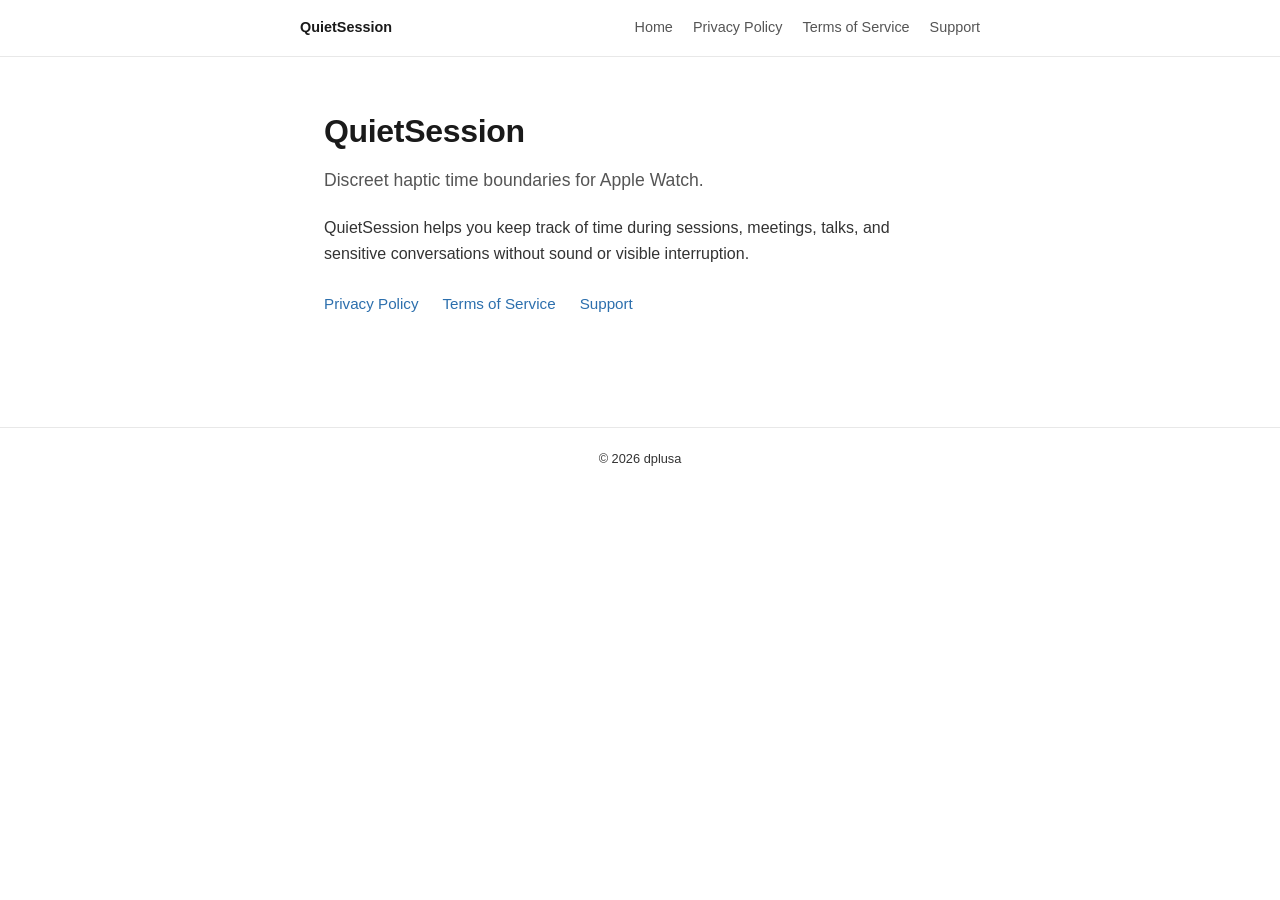
<file: index.html>
<!DOCTYPE html>
<html lang="en">
<head>
  <meta charset="UTF-8">
  <meta name="viewport" content="width=device-width, initial-scale=1.0">
  <title>QuietSession</title>
  <link rel="stylesheet" href="styles.css">
</head>
<body>
  <header class="site-header">
    <nav>
      <a class="brand" href="index.html">QuietSession</a>
      <a href="index.html">Home</a>
      <a href="privacy.html">Privacy Policy</a>
      <a href="terms.html">Terms of Service</a>
      <a href="support.html">Support</a>
    </nav>
  </header>

  <main>
    <section class="hero">
      <h1>QuietSession</h1>
      <p class="subtitle">Discreet haptic time boundaries for Apple Watch.</p>
      <p>QuietSession helps you keep track of time during sessions, meetings, talks, and sensitive conversations without sound or visible interruption.</p>
      <ul class="hero-links">
        <li><a href="privacy.html">Privacy Policy</a></li>
        <li><a href="terms.html">Terms of Service</a></li>
        <li><a href="support.html">Support</a></li>
      </ul>
    </section>
  </main>

  <footer class="site-footer">
    <p>&copy; 2026 dplusa</p>
  </footer>
</body>
</html>
</file>
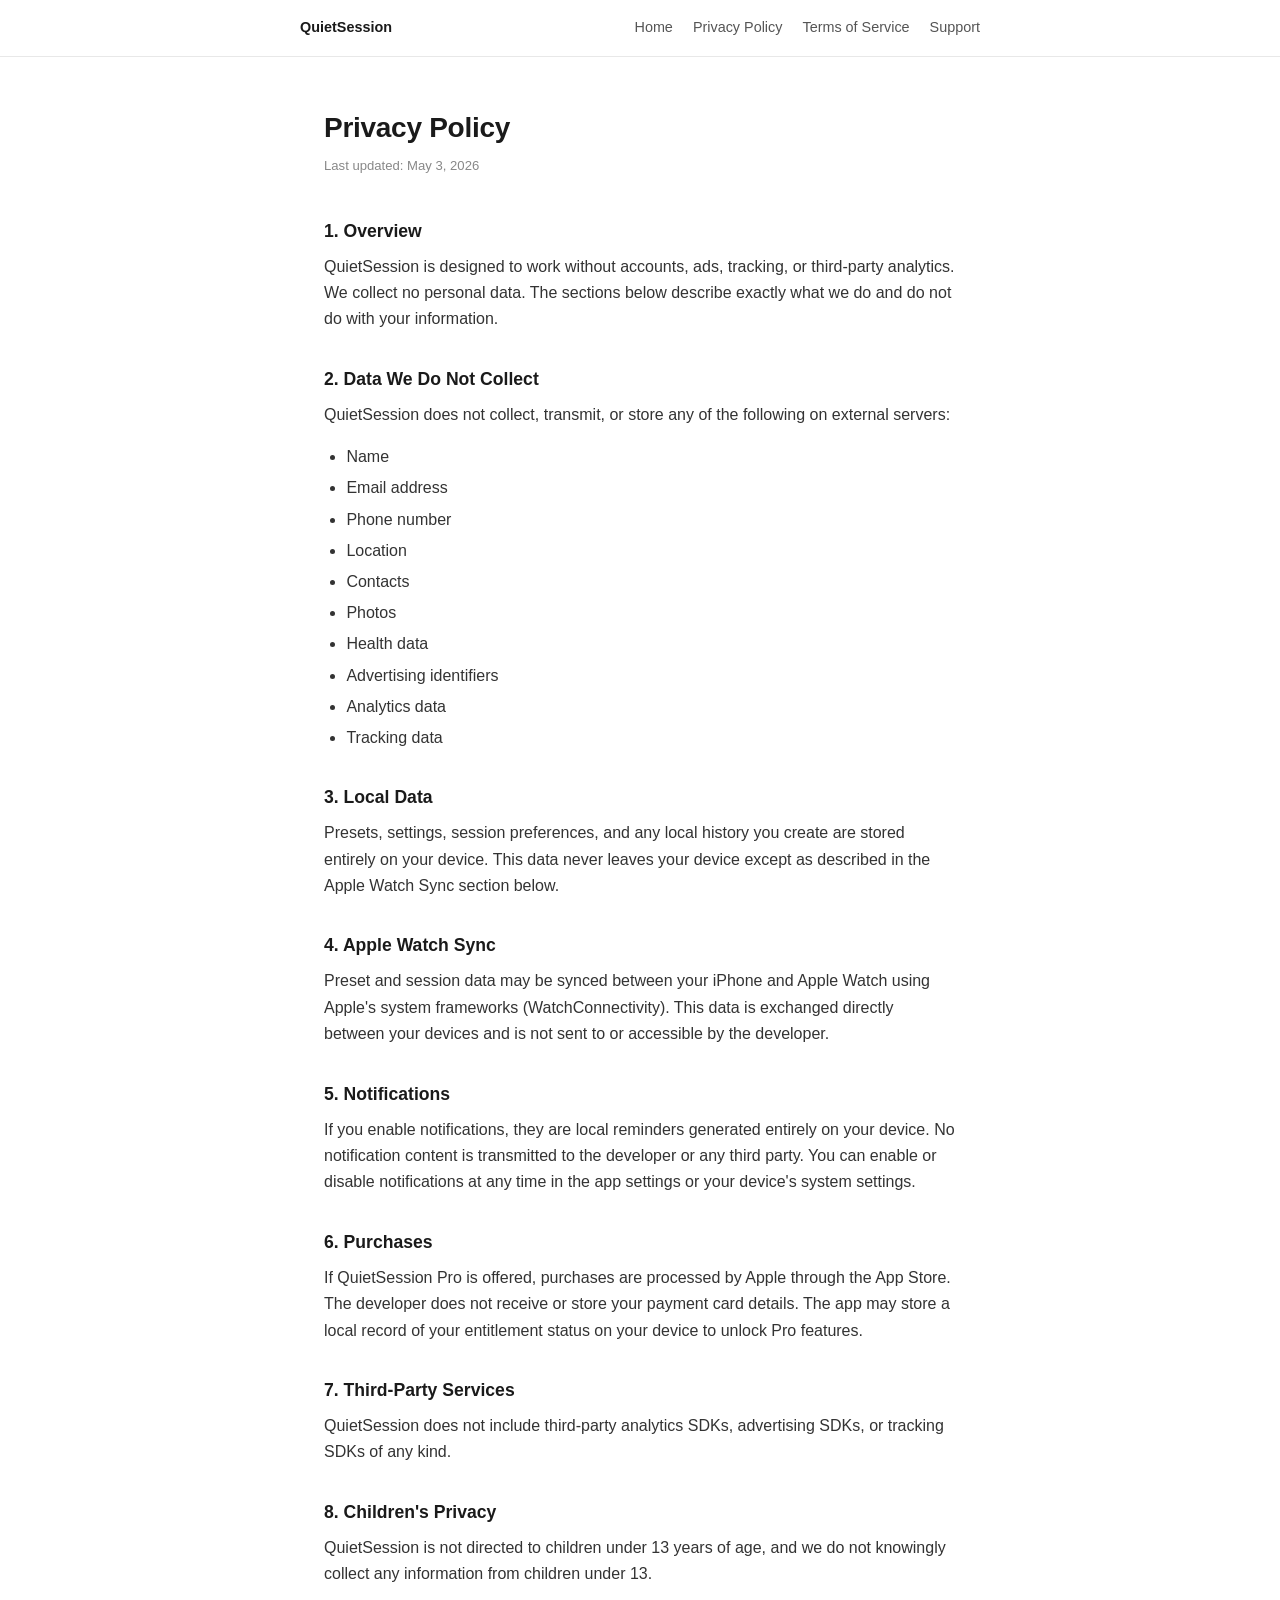
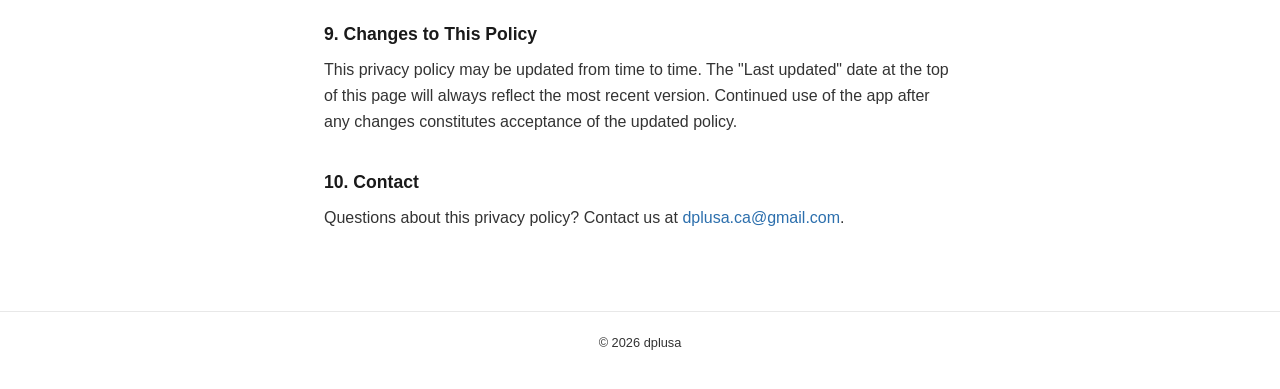
<file: privacy.html>
<!DOCTYPE html>
<html lang="en">
<head>
  <meta charset="UTF-8">
  <meta name="viewport" content="width=device-width, initial-scale=1.0">
  <title>Privacy Policy – QuietSession</title>
  <link rel="stylesheet" href="styles.css">
</head>
<body>
  <header class="site-header">
    <nav>
      <a class="brand" href="index.html">QuietSession</a>
      <a href="index.html">Home</a>
      <a href="privacy.html">Privacy Policy</a>
      <a href="terms.html">Terms of Service</a>
      <a href="support.html">Support</a>
    </nav>
  </header>

  <main>
    <h1>Privacy Policy</h1>
    <p class="page-meta">Last updated: May 3, 2026</p>

    <h2>1. Overview</h2>
    <p>QuietSession is designed to work without accounts, ads, tracking, or third-party analytics. We collect no personal data. The sections below describe exactly what we do and do not do with your information.</p>

    <h2>2. Data We Do Not Collect</h2>
    <p>QuietSession does not collect, transmit, or store any of the following on external servers:</p>
    <ul>
      <li>Name</li>
      <li>Email address</li>
      <li>Phone number</li>
      <li>Location</li>
      <li>Contacts</li>
      <li>Photos</li>
      <li>Health data</li>
      <li>Advertising identifiers</li>
      <li>Analytics data</li>
      <li>Tracking data</li>
    </ul>

    <h2>3. Local Data</h2>
    <p>Presets, settings, session preferences, and any local history you create are stored entirely on your device. This data never leaves your device except as described in the Apple Watch Sync section below.</p>

    <h2>4. Apple Watch Sync</h2>
    <p>Preset and session data may be synced between your iPhone and Apple Watch using Apple's system frameworks (WatchConnectivity). This data is exchanged directly between your devices and is not sent to or accessible by the developer.</p>

    <h2>5. Notifications</h2>
    <p>If you enable notifications, they are local reminders generated entirely on your device. No notification content is transmitted to the developer or any third party. You can enable or disable notifications at any time in the app settings or your device's system settings.</p>

    <h2>6. Purchases</h2>
    <p>If QuietSession Pro is offered, purchases are processed by Apple through the App Store. The developer does not receive or store your payment card details. The app may store a local record of your entitlement status on your device to unlock Pro features.</p>

    <h2>7. Third-Party Services</h2>
    <p>QuietSession does not include third-party analytics SDKs, advertising SDKs, or tracking SDKs of any kind.</p>

    <h2>8. Children's Privacy</h2>
    <p>QuietSession is not directed to children under 13 years of age, and we do not knowingly collect any information from children under 13.</p>

    <h2>9. Changes to This Policy</h2>
    <p>This privacy policy may be updated from time to time. The "Last updated" date at the top of this page will always reflect the most recent version. Continued use of the app after any changes constitutes acceptance of the updated policy.</p>

    <h2>10. Contact</h2>
    <p>Questions about this privacy policy? Contact us at <a class="contact-link" href="mailto:dplusa.ca@gmail.com">dplusa.ca@gmail.com</a>.</p>
  </main>

  <footer class="site-footer">
    <p>&copy; 2026 dplusa</p>
  </footer>
</body>
</html>
</file>
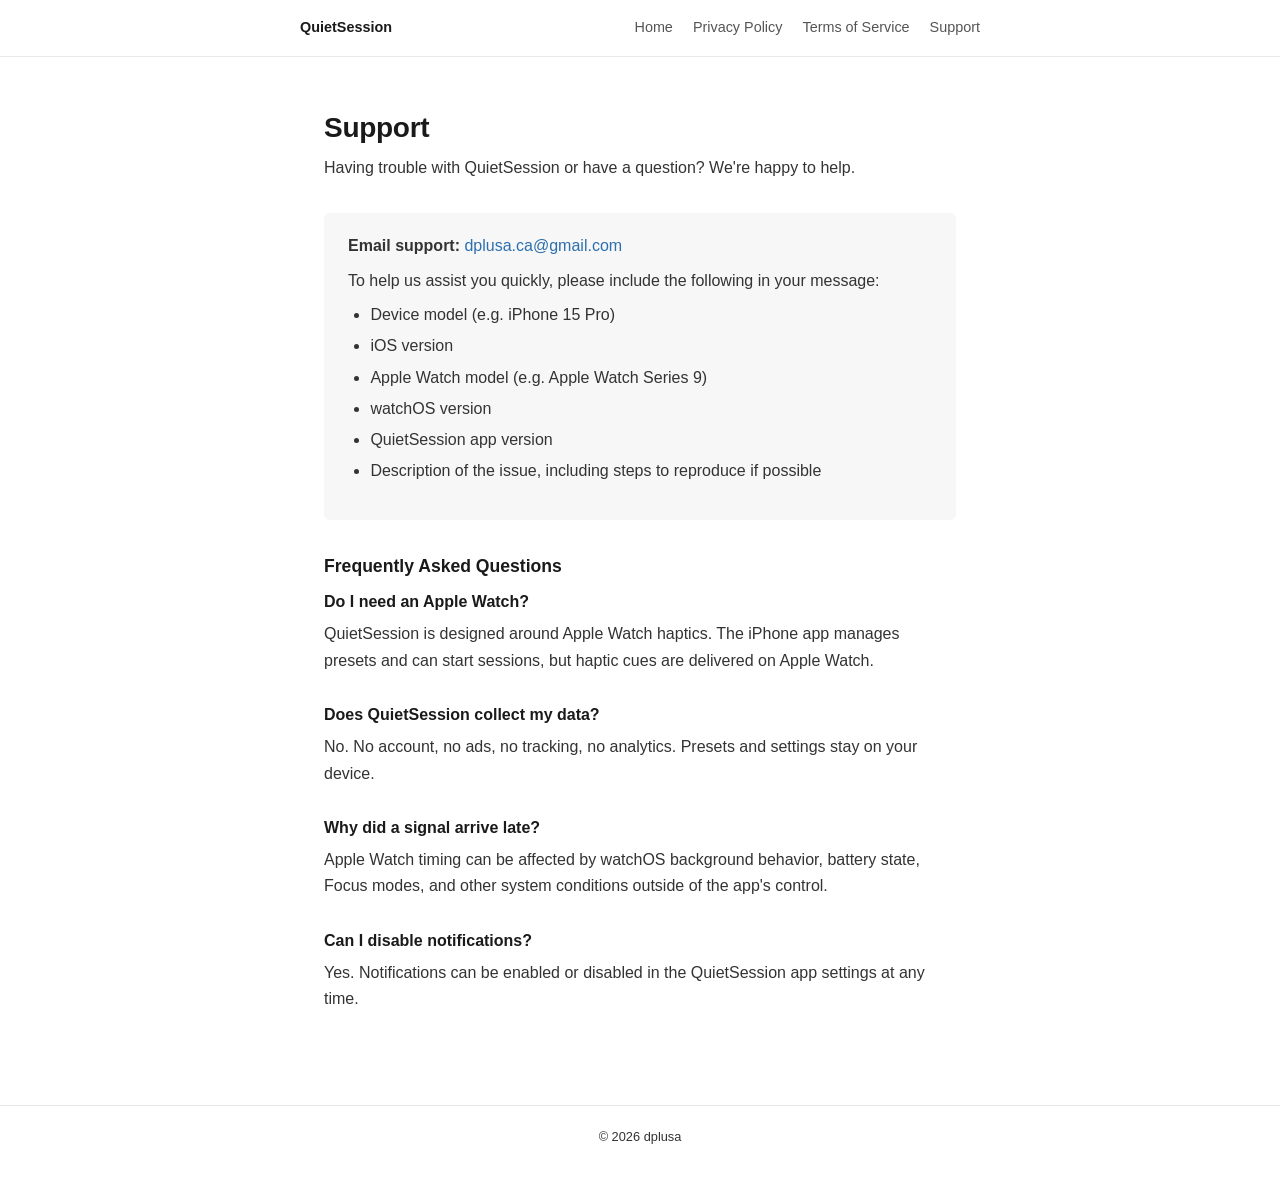
<file: support.html>
<!DOCTYPE html>
<html lang="en">
<head>
  <meta charset="UTF-8">
  <meta name="viewport" content="width=device-width, initial-scale=1.0">
  <title>Support – QuietSession</title>
  <link rel="stylesheet" href="styles.css">
</head>
<body>
  <header class="site-header">
    <nav>
      <a class="brand" href="index.html">QuietSession</a>
      <a href="index.html">Home</a>
      <a href="privacy.html">Privacy Policy</a>
      <a href="terms.html">Terms of Service</a>
      <a href="support.html">Support</a>
    </nav>
  </header>

  <main>
    <h1>Support</h1>

    <p>Having trouble with QuietSession or have a question? We're happy to help.</p>

    <div class="support-contact">
      <p><strong>Email support:</strong> <a class="contact-link" href="mailto:dplusa.ca@gmail.com">dplusa.ca@gmail.com</a></p>
      <p>To help us assist you quickly, please include the following in your message:</p>
      <ul>
        <li>Device model (e.g. iPhone 15 Pro)</li>
        <li>iOS version</li>
        <li>Apple Watch model (e.g. Apple Watch Series 9)</li>
        <li>watchOS version</li>
        <li>QuietSession app version</li>
        <li>Description of the issue, including steps to reproduce if possible</li>
      </ul>
    </div>

    <h2>Frequently Asked Questions</h2>

    <div class="faq-item">
      <h3>Do I need an Apple Watch?</h3>
      <p>QuietSession is designed around Apple Watch haptics. The iPhone app manages presets and can start sessions, but haptic cues are delivered on Apple Watch.</p>
    </div>

    <div class="faq-item">
      <h3>Does QuietSession collect my data?</h3>
      <p>No. No account, no ads, no tracking, no analytics. Presets and settings stay on your device.</p>
    </div>

    <div class="faq-item">
      <h3>Why did a signal arrive late?</h3>
      <p>Apple Watch timing can be affected by watchOS background behavior, battery state, Focus modes, and other system conditions outside of the app's control.</p>
    </div>

    <div class="faq-item">
      <h3>Can I disable notifications?</h3>
      <p>Yes. Notifications can be enabled or disabled in the QuietSession app settings at any time.</p>
    </div>
  </main>

  <footer class="site-footer">
    <p>&copy; 2026 dplusa</p>
  </footer>
</body>
</html>
</file>
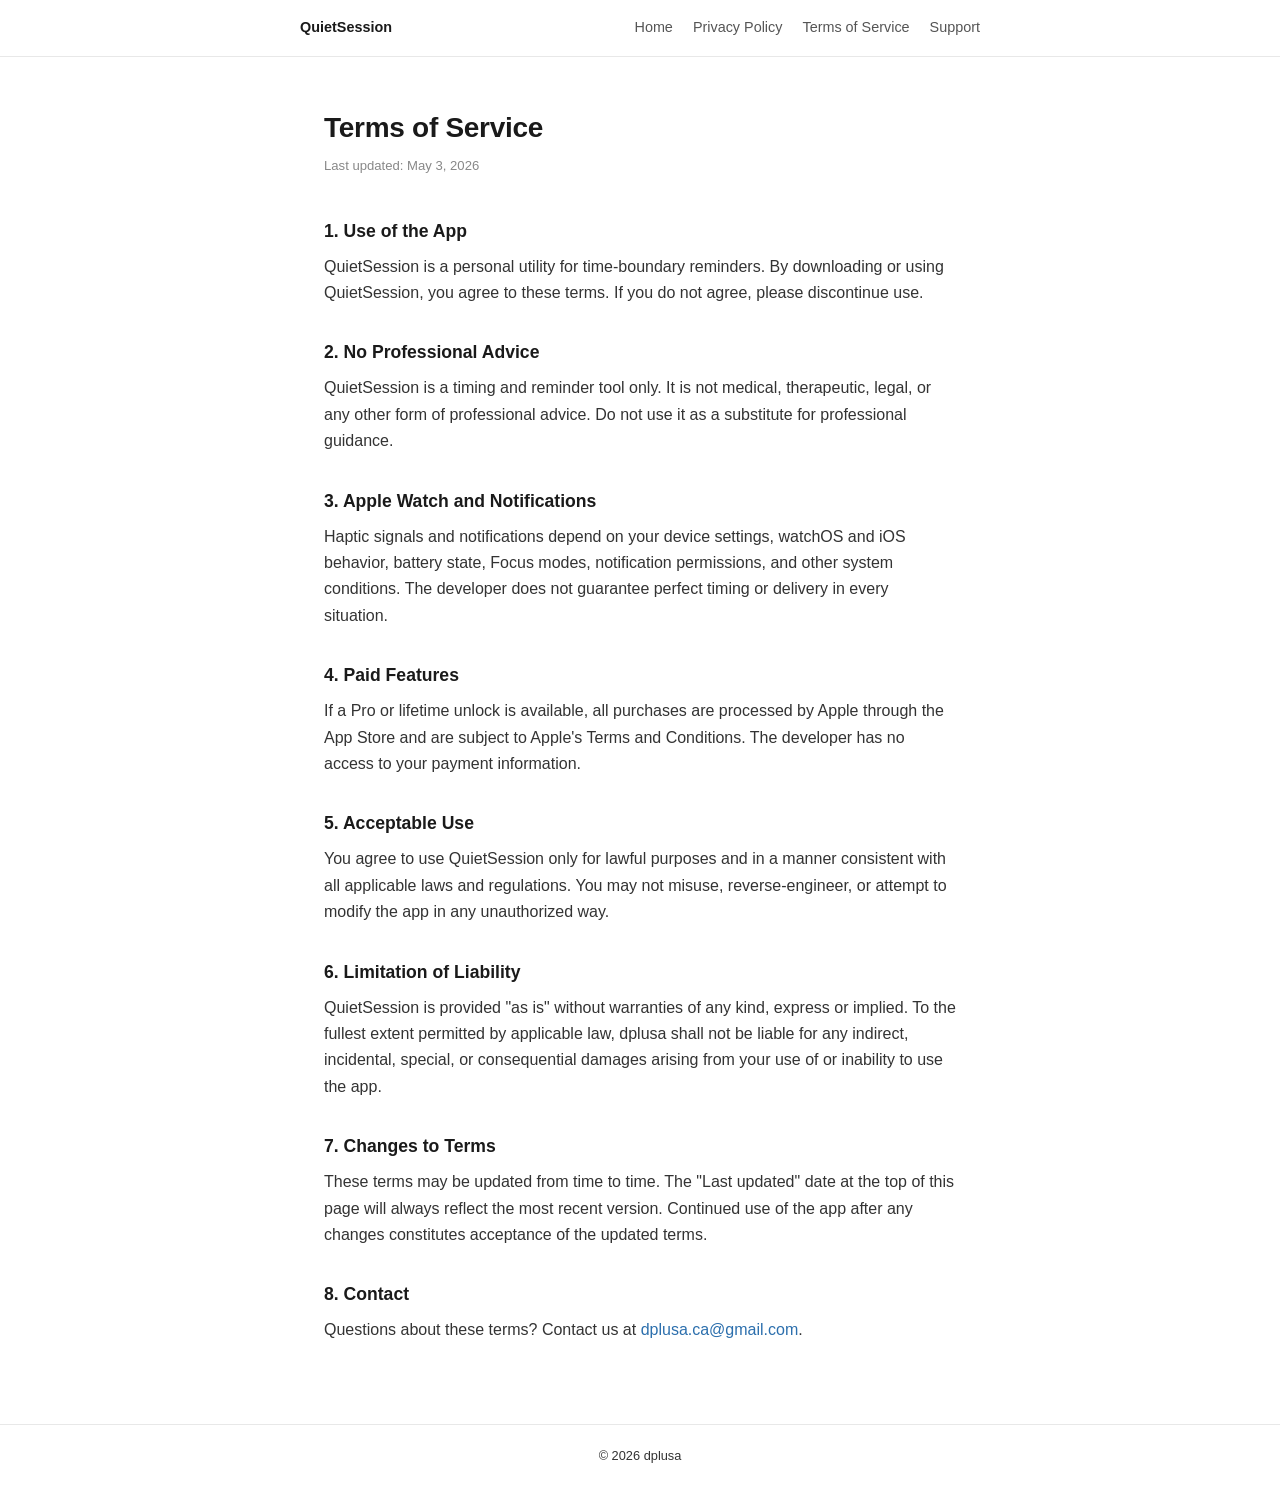
<file: terms.html>
<!DOCTYPE html>
<html lang="en">
<head>
  <meta charset="UTF-8">
  <meta name="viewport" content="width=device-width, initial-scale=1.0">
  <title>Terms of Service – QuietSession</title>
  <link rel="stylesheet" href="styles.css">
</head>
<body>
  <header class="site-header">
    <nav>
      <a class="brand" href="index.html">QuietSession</a>
      <a href="index.html">Home</a>
      <a href="privacy.html">Privacy Policy</a>
      <a href="terms.html">Terms of Service</a>
      <a href="support.html">Support</a>
    </nav>
  </header>

  <main>
    <h1>Terms of Service</h1>
    <p class="page-meta">Last updated: May 3, 2026</p>

    <h2>1. Use of the App</h2>
    <p>QuietSession is a personal utility for time-boundary reminders. By downloading or using QuietSession, you agree to these terms. If you do not agree, please discontinue use.</p>

    <h2>2. No Professional Advice</h2>
    <p>QuietSession is a timing and reminder tool only. It is not medical, therapeutic, legal, or any other form of professional advice. Do not use it as a substitute for professional guidance.</p>

    <h2>3. Apple Watch and Notifications</h2>
    <p>Haptic signals and notifications depend on your device settings, watchOS and iOS behavior, battery state, Focus modes, notification permissions, and other system conditions. The developer does not guarantee perfect timing or delivery in every situation.</p>

    <h2>4. Paid Features</h2>
    <p>If a Pro or lifetime unlock is available, all purchases are processed by Apple through the App Store and are subject to Apple's Terms and Conditions. The developer has no access to your payment information.</p>

    <h2>5. Acceptable Use</h2>
    <p>You agree to use QuietSession only for lawful purposes and in a manner consistent with all applicable laws and regulations. You may not misuse, reverse-engineer, or attempt to modify the app in any unauthorized way.</p>

    <h2>6. Limitation of Liability</h2>
    <p>QuietSession is provided "as is" without warranties of any kind, express or implied. To the fullest extent permitted by applicable law, dplusa shall not be liable for any indirect, incidental, special, or consequential damages arising from your use of or inability to use the app.</p>

    <h2>7. Changes to Terms</h2>
    <p>These terms may be updated from time to time. The "Last updated" date at the top of this page will always reflect the most recent version. Continued use of the app after any changes constitutes acceptance of the updated terms.</p>

    <h2>8. Contact</h2>
    <p>Questions about these terms? Contact us at <a class="contact-link" href="mailto:dplusa.ca@gmail.com">dplusa.ca@gmail.com</a>.</p>
  </main>

  <footer class="site-footer">
    <p>&copy; 2026 dplusa</p>
  </footer>
</body>
</html>
</file>
<file: styles.css>
*, *::before, *::after {
  box-sizing: border-box;
}

html {
  font-size: 16px;
}

body {
  margin: 0;
  padding: 0;
  background: #ffffff;
  color: #1a1a1a;
  font-family: -apple-system, BlinkMacSystemFont, "Segoe UI", Helvetica, Arial, sans-serif;
  line-height: 1.65;
}

a {
  color: #2c6fad;
  text-decoration: none;
}

a:hover {
  text-decoration: underline;
}

.site-header {
  border-bottom: 1px solid #e8e8e8;
  padding: 1rem 1.5rem;
}

.site-header nav {
  max-width: 680px;
  margin: 0 auto;
  display: flex;
  flex-wrap: wrap;
  gap: 1.25rem;
  align-items: center;
}

.site-header nav .brand {
  font-weight: 600;
  color: #1a1a1a;
  margin-right: auto;
}

.site-header nav a {
  font-size: 0.9rem;
  color: #555555;
}

.site-header nav a:hover {
  color: #1a1a1a;
  text-decoration: none;
}

main {
  max-width: 680px;
  margin: 0 auto;
  padding: 3rem 1.5rem 4rem;
}

.hero {
  margin-bottom: 2.5rem;
}

.hero h1 {
  font-size: 2rem;
  font-weight: 700;
  margin: 0 0 0.5rem;
  letter-spacing: -0.01em;
}

.hero p.subtitle {
  font-size: 1.1rem;
  color: #555555;
  margin: 0 0 1.25rem;
}

.hero p {
  color: #333333;
  margin: 0 0 1.5rem;
}

.hero-links {
  list-style: none;
  padding: 0;
  margin: 0;
  display: flex;
  flex-wrap: wrap;
  gap: 0.75rem 1.5rem;
}

.hero-links li a {
  font-size: 0.95rem;
  font-weight: 500;
}

h1 {
  font-size: 1.75rem;
  font-weight: 700;
  margin: 0 0 0.25rem;
  letter-spacing: -0.01em;
}

h2 {
  font-size: 1.1rem;
  font-weight: 600;
  margin: 2rem 0 0.5rem;
  color: #1a1a1a;
}

p {
  margin: 0 0 1rem;
  color: #333333;
}

ul {
  padding-left: 1.4rem;
  margin: 0 0 1rem;
  color: #333333;
}

ul li {
  margin-bottom: 0.3rem;
}

.page-meta {
  font-size: 0.82rem;
  color: #888888;
  margin: 0.25rem 0 2.5rem;
}

.contact-link {
  font-weight: 500;
}

.faq-item {
  margin-bottom: 1.75rem;
}

.faq-item h3 {
  font-size: 1rem;
  font-weight: 600;
  margin: 0 0 0.35rem;
  color: #1a1a1a;
}

.faq-item p {
  margin: 0;
}

.support-contact {
  background: #f7f7f7;
  border-radius: 6px;
  padding: 1.25rem 1.5rem;
  margin: 2rem 0;
}

.support-contact p {
  margin: 0 0 0.5rem;
}

.support-contact p:last-child {
  margin: 0;
}

.site-footer {
  border-top: 1px solid #e8e8e8;
  padding: 1.25rem 1.5rem;
  text-align: center;
  font-size: 0.8rem;
  color: #999999;
}

@media (max-width: 480px) {
  .hero h1 {
    font-size: 1.6rem;
  }

  h1 {
    font-size: 1.45rem;
  }
}
</file>
